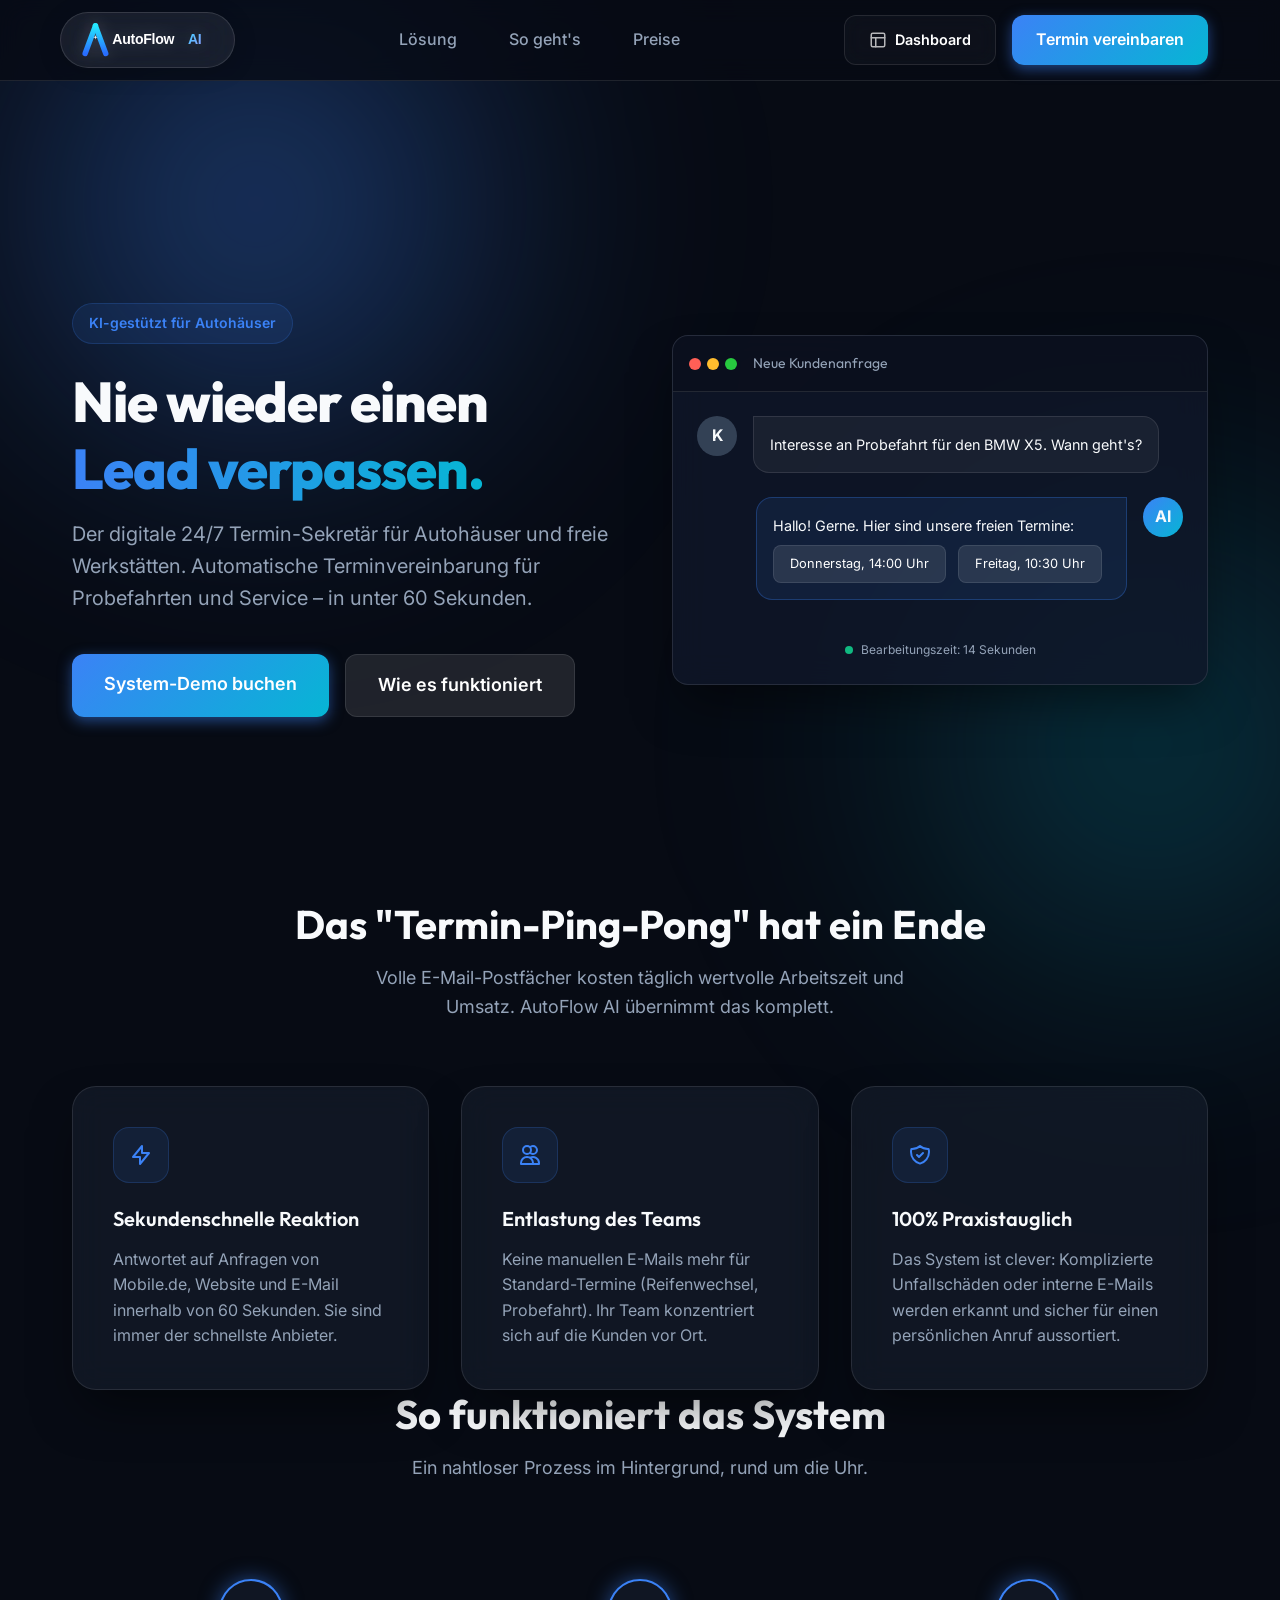
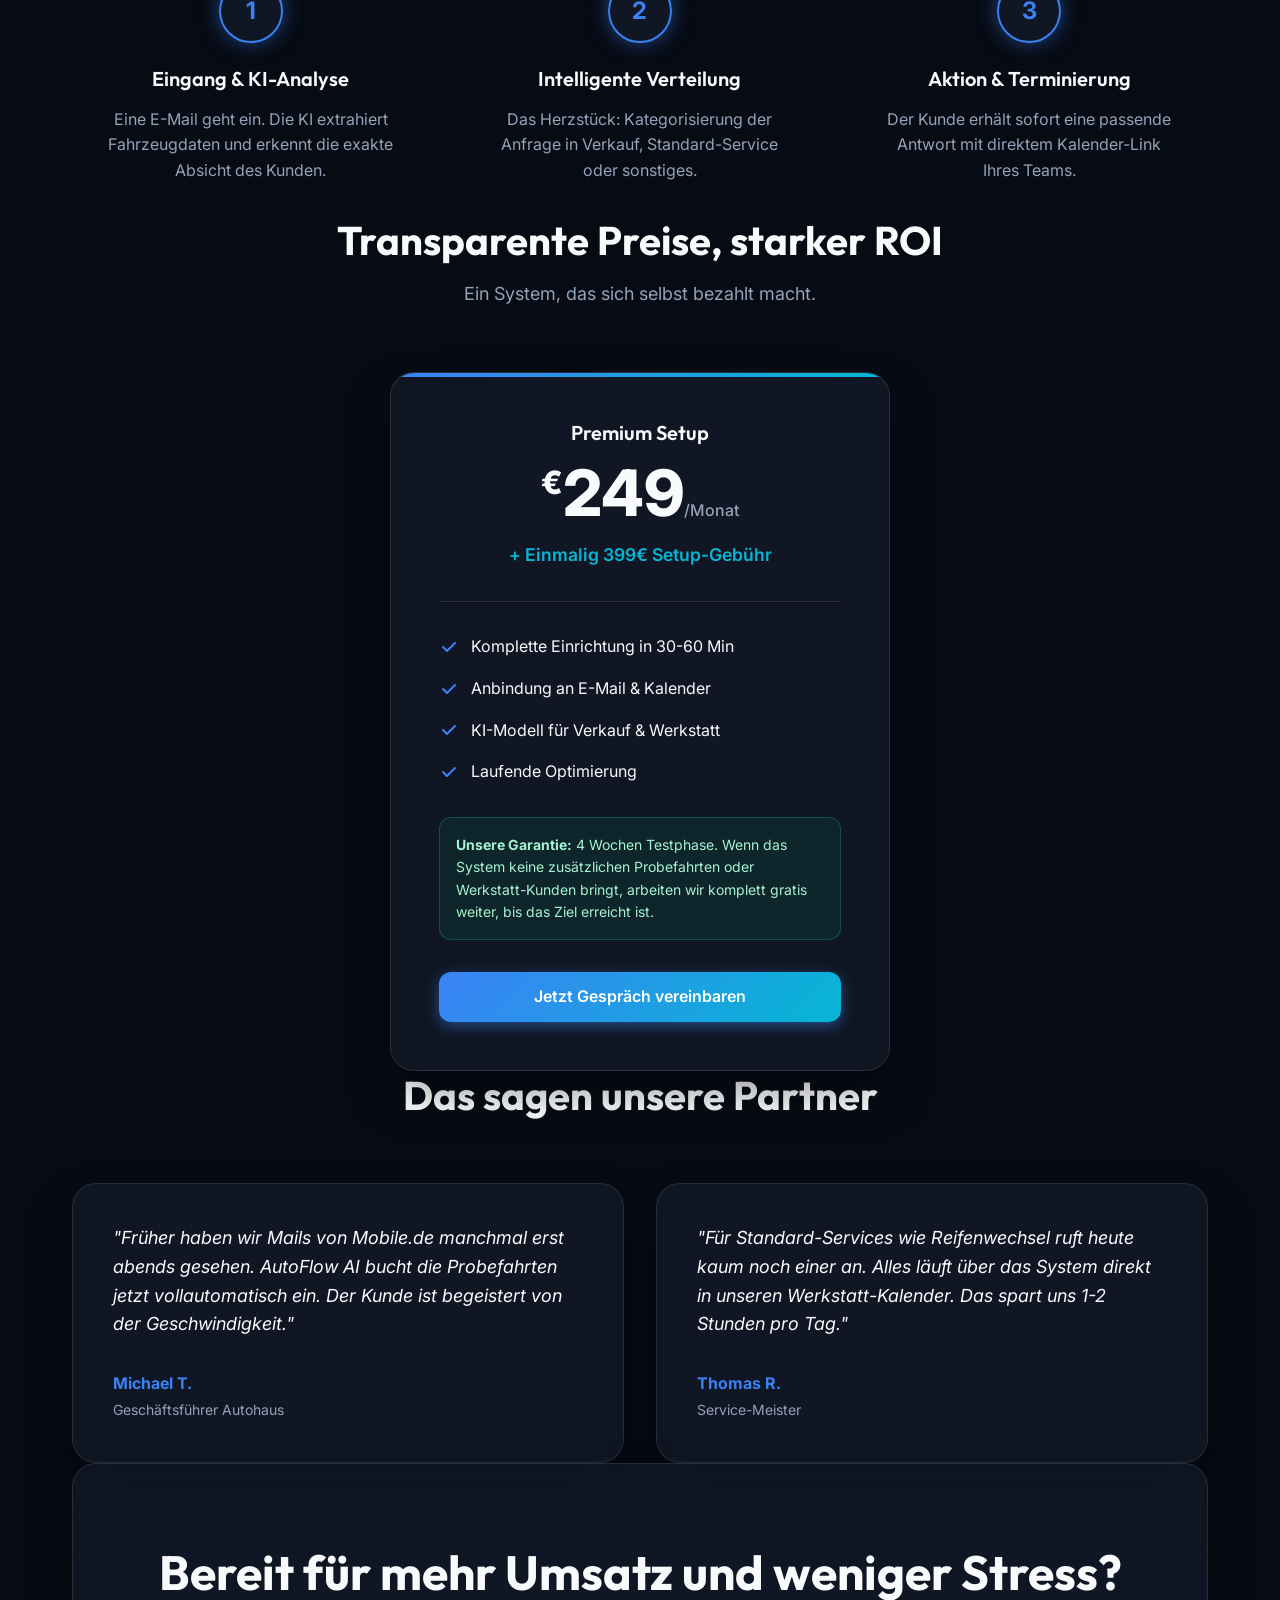
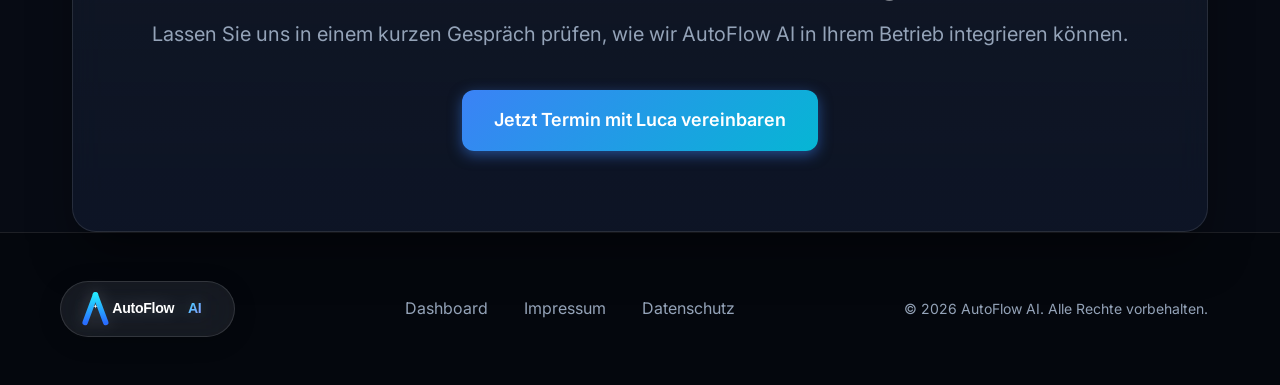
<file: index.html>
<!DOCTYPE html>
<html lang="de">
<head>
    <meta charset="UTF-8">
    <meta name="viewport" content="width=device-width, initial-scale=1.0">
    <title>AutoFlow AI</title>
    <meta name="description" content="AutoFlow AI ist die smarte Automatisierungslösung für Autohäuser und Meisterwerkstätten. Keine verlorenen Leads mehr durch intelligente E-Mail-Analysen.">
    <meta name="keywords" content="AutoFlow AI, KI Terminplaner Autohaus, Automatisierung Autohaus, Termin-Sekretär, Werkstatt Kalender Automatisierung, Lead Management Autohaus, Probefahrt automatische Buchung, KI Werkstatt Software, Autohaus Digitalisierung">
    
    <!-- Open Graph / Facebook -->
    <meta property="og:type" content="website">
    <meta property="og:url" content="https://autoflow-ai.de/">
    <meta property="og:title" content="AutoFlow AI">
    <meta property="og:description" content="AutoFlow AI ist die smarte Automatisierungslösung für Autohäuser und Meisterwerkstätten. Keine verlorenen Leads mehr durch intelligente E-Mail-Analysen.">
    <meta property="og:image" content="https://autoflow-ai.de/logo.png">

    <!-- Twitter -->
    <meta property="twitter:card" content="summary_large_image">
    <meta property="twitter:url" content="https://autoflow-ai.de/">
    <meta property="twitter:title" content="AutoFlow AI">
    <meta property="twitter:description" content="AutoFlow AI ist die smarte Automatisierungslösung für Autohäuser und Meisterwerkstätten. Keine verlorenen Leads mehr durch intelligente E-Mail-Analysen.">
    <meta property="twitter:image" content="https://autoflow-ai.de/logo.png">

    <!-- Favicon Configuration -->
    <link rel="icon" type="image/png" sizes="16x16" href="favicon-16x16.png">
    <link rel="icon" type="image/png" sizes="32x32" href="favicon-32x32.png">
    <link rel="icon" type="image/png" sizes="48x48" href="favicon-48x48.png">
    <link rel="shortcut icon" href="favicon.ico" type="image/x-icon">
    <link rel="apple-touch-icon" sizes="180x180" href="apple-touch-icon.png">
    <link rel="manifest" href="site.webmanifest">

    <link rel="preconnect" href="https://fonts.googleapis.com">
    <link rel="preconnect" href="https://fonts.gstatic.com" crossorigin>
    <link href="https://fonts.googleapis.com/css2?family=Inter:wght@300;400;500;600;700&family=Outfit:wght@400;600;800&display=swap" rel="stylesheet">
    <link rel="stylesheet" href="style.css">

    <!-- SEO & Google Search Optimization -->
    <link rel="canonical" href="https://autoflow-ai.de">
    <script type="application/ld+json">
    {
      "@context": "https://schema.org",
      "@type": "Organization",
      "name": "AutoFlow AI",
      "alternateName": "Auto Flow AI",
      "url": "https://autoflow-ai.de",
      "logo": "https://autoflow-ai.de/android-chrome-512x512.png",
      "description": "AutoFlow AI ist die smarte Automatisierungslösung für Autohäuser und Meisterwerkstätten. Der digitale 24/7 Termin-Sekretär für automatische Terminvereinbarung.",
      "contactPoint": {
        "@type": "ContactPoint",
        "telephone": "",
        "contactType": "customer service",
        "areaServed": "DE",
        "availableLanguage": "German"
      },
      "sameAs": [
        "https://www.linkedin.com/company/autoflow-ai"
      ]
    }
    </script>
</head>
<body>
    <div class="blob-bg"></div>
    <div class="blob-bg blob-2"></div>

    <header class="navbar">
        <div class="container nav-container">
            <a href="/" class="logo">
                <img src="logo.svg" alt="AutoFlow AI" class="logo-img logo-svg">
            </a>
            <nav class="nav-links">
                <a href="#loesung">Lösung</a>
                <a href="#funktion">So geht's</a>
                <a href="#preise">Preise</a>
            </nav>
            <div class="nav-right">
                <a href="https://dashboard.autoflow-ai.de" class="btn btn-dashboard">
                    <svg width="18" height="18" viewBox="0 0 24 24" fill="none" stroke="currentColor" stroke-width="2" stroke-linecap="round" stroke-linejoin="round"><rect x="3" y="3" width="18" height="18" rx="2" ry="2"></rect><line x1="3" y1="9" x2="21" y2="9"></line><line x1="9" y1="21" x2="9" y2="9"></line></svg>
                    Dashboard
                </a>
                <a href="https://calendar.app.google/Ag5k2eun6pRYk6rY8" target="_blank" class="btn btn-primary">Termin vereinbaren</a>
            </div>
        </div>
    </header>

    <main>
        <!-- Hero Section -->
        <section class="hero container">
            <div class="hero-content">
                <div class="badge">KI-gestützt für Autohäuser</div>
                <h1>Nie wieder einen <span class="text-gradient">Lead verpassen.</span></h1>
                <p>Der digitale 24/7 Termin-Sekretär für Autohäuser und freie Werkstätten. Automatische Terminvereinbarung für Probefahrten und Service – in unter 60 Sekunden.</p>
                <div class="hero-buttons">
                    <a href="https://calendar.app.google/Ag5k2eun6pRYk6rY8" target="_blank" class="btn btn-primary btn-large">System-Demo buchen</a>
                    <a href="#funktion" class="btn btn-secondary btn-large">Wie es funktioniert</a>
                </div>
            </div>
            <div class="hero-visual">
                <div class="glass-panel main-panel">
                    <div class="panel-header">
                        <div class="dots"><span></span><span></span><span></span></div>
                        <div class="title">Neue Kundenanfrage</div>
                    </div>
                    <div class="panel-body">
                        <div class="message incoming">
                            <div class="avatar">K</div>
                            <div class="text">Interesse an Probefahrt für den BMW X5. Wann geht's?</div>
                        </div>
                        <div class="message outgoing">
                            <div class="avatar ai">AI</div>
                            <div class="text">
                                Hallo! Gerne. Hier sind unsere freien Termine:<br>
                                <a href="#" class="inline-btn">Donnerstag, 14:00 Uhr</a>
                                <a href="#" class="inline-btn">Freitag, 10:30 Uhr</a>
                            </div>
                        </div>
                        <div class="status-indicator">
                            <span class="pulse"></span> Bearbeitungszeit: 14 Sekunden
                        </div>
                    </div>
                </div>
            </div>
        </section>

        <!-- Problem & Solution Section -->
        <section id="loesung" class="solution container">
            <div class="section-heading text-center">
                <h2>Das "Termin-Ping-Pong" hat ein Ende</h2>
                <p>Volle E-Mail-Postfächer kosten täglich wertvolle Arbeitszeit und Umsatz. AutoFlow AI übernimmt das komplett.</p>
            </div>
            
            <div class="grid features-grid">
                <div class="glass-card">
                    <div class="icon-wrapper">
                        <svg width="24" height="24" fill="none" stroke="currentColor" viewBox="0 0 24 24"><path stroke-linecap="round" stroke-linejoin="round" stroke-width="2" d="M13 10V3L4 14h7v7l9-11h-7z"></path></svg>
                    </div>
                    <h3>Sekundenschnelle Reaktion</h3>
                    <p>Antwortet auf Anfragen von Mobile.de, Website und E-Mail innerhalb von 60 Sekunden. Sie sind immer der schnellste Anbieter.</p>
                </div>
                <div class="glass-card">
                    <div class="icon-wrapper">
                        <svg width="24" height="24" fill="none" stroke="currentColor" viewBox="0 0 24 24"><path stroke-linecap="round" stroke-linejoin="round" stroke-width="2" d="M12 4.354a4 4 0 110 5.292M15 21H3v-1a6 6 0 0112 0v1zm0 0h6v-1a6 6 0 00-9-5.197M13 7a4 4 0 11-8 0 4 4 0 018 0z"></path></svg>
                    </div>
                    <h3>Entlastung des Teams</h3>
                    <p>Keine manuellen E-Mails mehr für Standard-Termine (Reifenwechsel, Probefahrt). Ihr Team konzentriert sich auf die Kunden vor Ort.</p>
                </div>
                <div class="glass-card">
                    <div class="icon-wrapper">
                        <svg width="24" height="24" fill="none" stroke="currentColor" viewBox="0 0 24 24"><path stroke-linecap="round" stroke-linejoin="round" stroke-width="2" d="M9 12l2 2 4-4m5.618-4.016A11.955 11.955 0 0112 2.944a11.955 11.955 0 01-8.618 3.04A12.02 12.02 0 003 9c0 5.591 3.824 10.29 9 11.622 5.176-1.332 9-6.03 9-11.622 0-1.042-.133-2.052-.382-3.016z"></path></svg>
                    </div>
                    <h3>100% Praxistauglich</h3>
                    <p>Das System ist clever: Komplizierte Unfallschäden oder interne E-Mails werden erkannt und sicher für einen persönlichen Anruf aussortiert.</p>
                </div>
            </div>
        </section>

        <!-- How it works -->
        <section id="funktion" class="how-it-works container">
            <div class="section-heading text-center">
                <h2>So funktioniert das System</h2>
                <p>Ein nahtloser Prozess im Hintergrund, rund um die Uhr.</p>
            </div>
            <div class="steps-container">
                <div class="step">
                    <div class="step-number">1</div>
                    <h3>Eingang & KI-Analyse</h3>
                    <p>Eine E-Mail geht ein. Die KI extrahiert Fahrzeugdaten und erkennt die exakte Absicht des Kunden.</p>
                </div>
                <div class="step">
                    <div class="step-number">2</div>
                    <h3>Intelligente Verteilung</h3>
                    <p>Das Herzstück: Kategorisierung der Anfrage in Verkauf, Standard-Service oder sonstiges.</p>
                </div>
                <div class="step">
                    <div class="step-number">3</div>
                    <h3>Aktion & Terminierung</h3>
                    <p>Der Kunde erhält sofort eine passende Antwort mit direktem Kalender-Link Ihres Teams.</p>
                </div>
            </div>
        </section>

        <!-- Pricing Section -->
        <section id="preise" class="pricing container">
            <div class="section-heading text-center">
                <h2>Transparente Preise, starker ROI</h2>
                <p>Ein System, das sich selbst bezahlt macht.</p>
            </div>
            
            <div class="pricing-card glass-card text-center">
                <div class="pricing-header">
                    <h3>Premium Setup</h3>
                    <div class="price"><span class="currency">€</span>249<span class="period">/Monat</span></div>
                    <div class="setup-fee">+ Einmalig 399€ Setup-Gebühr</div>
                </div>
                <ul class="pricing-features">
                    <li><svg width="20" height="20" fill="currentColor" viewBox="0 0 20 20"><path fill-rule="evenodd" d="M16.707 5.293a1 1 0 010 1.414l-8 8a1 1 0 01-1.414 0l-4-4a1 1 0 011.414-1.414L8 12.586l7.293-7.293a1 1 0 011.414 0z" clip-rule="evenodd"></path></svg> Komplette Einrichtung in 30-60 Min</li>
                    <li><svg width="20" height="20" fill="currentColor" viewBox="0 0 20 20"><path fill-rule="evenodd" d="M16.707 5.293a1 1 0 010 1.414l-8 8a1 1 0 01-1.414 0l-4-4a1 1 0 011.414-1.414L8 12.586l7.293-7.293a1 1 0 011.414 0z" clip-rule="evenodd"></path></svg> Anbindung an E-Mail & Kalender</li>
                    <li><svg width="20" height="20" fill="currentColor" viewBox="0 0 20 20"><path fill-rule="evenodd" d="M16.707 5.293a1 1 0 010 1.414l-8 8a1 1 0 01-1.414 0l-4-4a1 1 0 011.414-1.414L8 12.586l7.293-7.293a1 1 0 011.414 0z" clip-rule="evenodd"></path></svg> KI-Modell für Verkauf & Werkstatt</li>
                    <li><svg width="20" height="20" fill="currentColor" viewBox="0 0 20 20"><path fill-rule="evenodd" d="M16.707 5.293a1 1 0 010 1.414l-8 8a1 1 0 01-1.414 0l-4-4a1 1 0 011.414-1.414L8 12.586l7.293-7.293a1 1 0 011.414 0z" clip-rule="evenodd"></path></svg> Laufende Optimierung</li>
                </ul>
                <div class="guarantee-box">
                    <strong>Unsere Garantie:</strong> 4 Wochen Testphase. Wenn das System keine zusätzlichen Probefahrten oder Werkstatt-Kunden bringt, arbeiten wir komplett gratis weiter, bis das Ziel erreicht ist.
                </div>
                <a href="https://calendar.app.google/Ag5k2eun6pRYk6rY8" target="_blank" class="btn btn-primary btn-full">Jetzt Gespräch vereinbaren</a>
            </div>
        </section>

        <!-- Testimonials -->
        <section class="testimonials container">
            <div class="section-heading text-center">
                <h2>Das sagen unsere Partner</h2>
            </div>
            <div class="grid testimonial-grid">
                <div class="glass-card testimonial-card">
                    <p>"Früher haben wir Mails von Mobile.de manchmal erst abends gesehen. AutoFlow AI bucht die Probefahrten jetzt vollautomatisch ein. Der Kunde ist begeistert von der Geschwindigkeit."</p>
                    <div class="author">
                        <div class="author-info">
                            <strong>Michael T.</strong>
                            <span>Geschäftsführer Autohaus</span>
                        </div>
                    </div>
                </div>
                <div class="glass-card testimonial-card">
                    <p>"Für Standard-Services wie Reifenwechsel ruft heute kaum noch einer an. Alles läuft über das System direkt in unseren Werkstatt-Kalender. Das spart uns 1-2 Stunden pro Tag."</p>
                    <div class="author">
                        <div class="author-info">
                            <strong>Thomas R.</strong>
                            <span>Service-Meister</span>
                        </div>
                    </div>
                </div>
            </div>
        </section>

        <!-- CTA Section -->
        <section class="final-cta text-center container">
            <div class="glass-card cta-card">
                <h2>Bereit für mehr Umsatz und weniger Stress?</h2>
                <p>Lassen Sie uns in einem kurzen Gespräch prüfen, wie wir AutoFlow AI in Ihrem Betrieb integrieren können.</p>
                <a href="https://calendar.app.google/Ag5k2eun6pRYk6rY8" target="_blank" class="btn btn-primary btn-large cta-bounce">Jetzt Termin mit Luca vereinbaren</a>
            </div>
        </section>
    </main>

    <footer>
        <div class="container footer-content">
            <a href="/" class="logo">
                <img src="logo.svg" alt="AutoFlow AI" class="logo-img logo-svg">
            </a>
            <div class="footer-links">
                <a href="https://dashboard.autoflow-ai.de">Dashboard</a>
                <a href="impressum.html">Impressum</a>
                <a href="datenschutz.html">Datenschutz</a>
            </div>
            <p>&copy; 2026 AutoFlow AI. Alle Rechte vorbehalten.</p>
        </div>
    </footer>
</body>
</html>
</file>
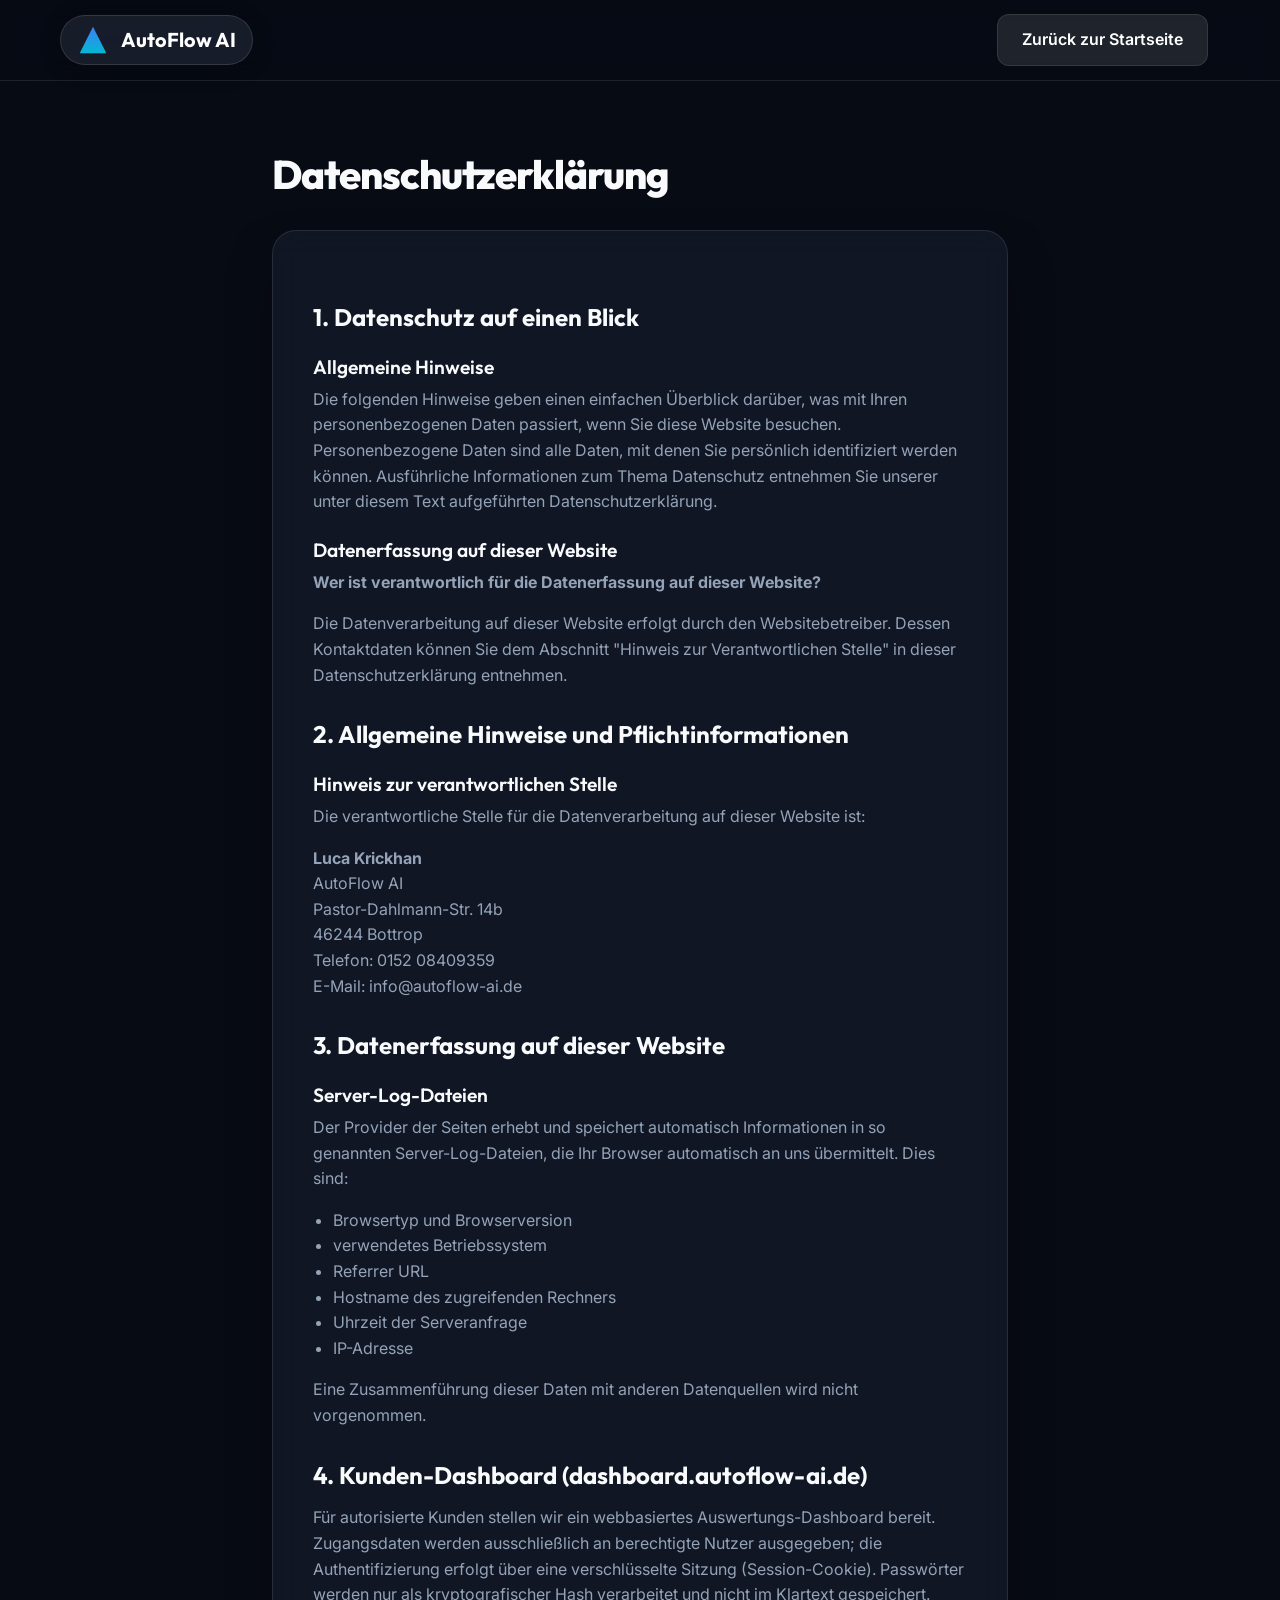
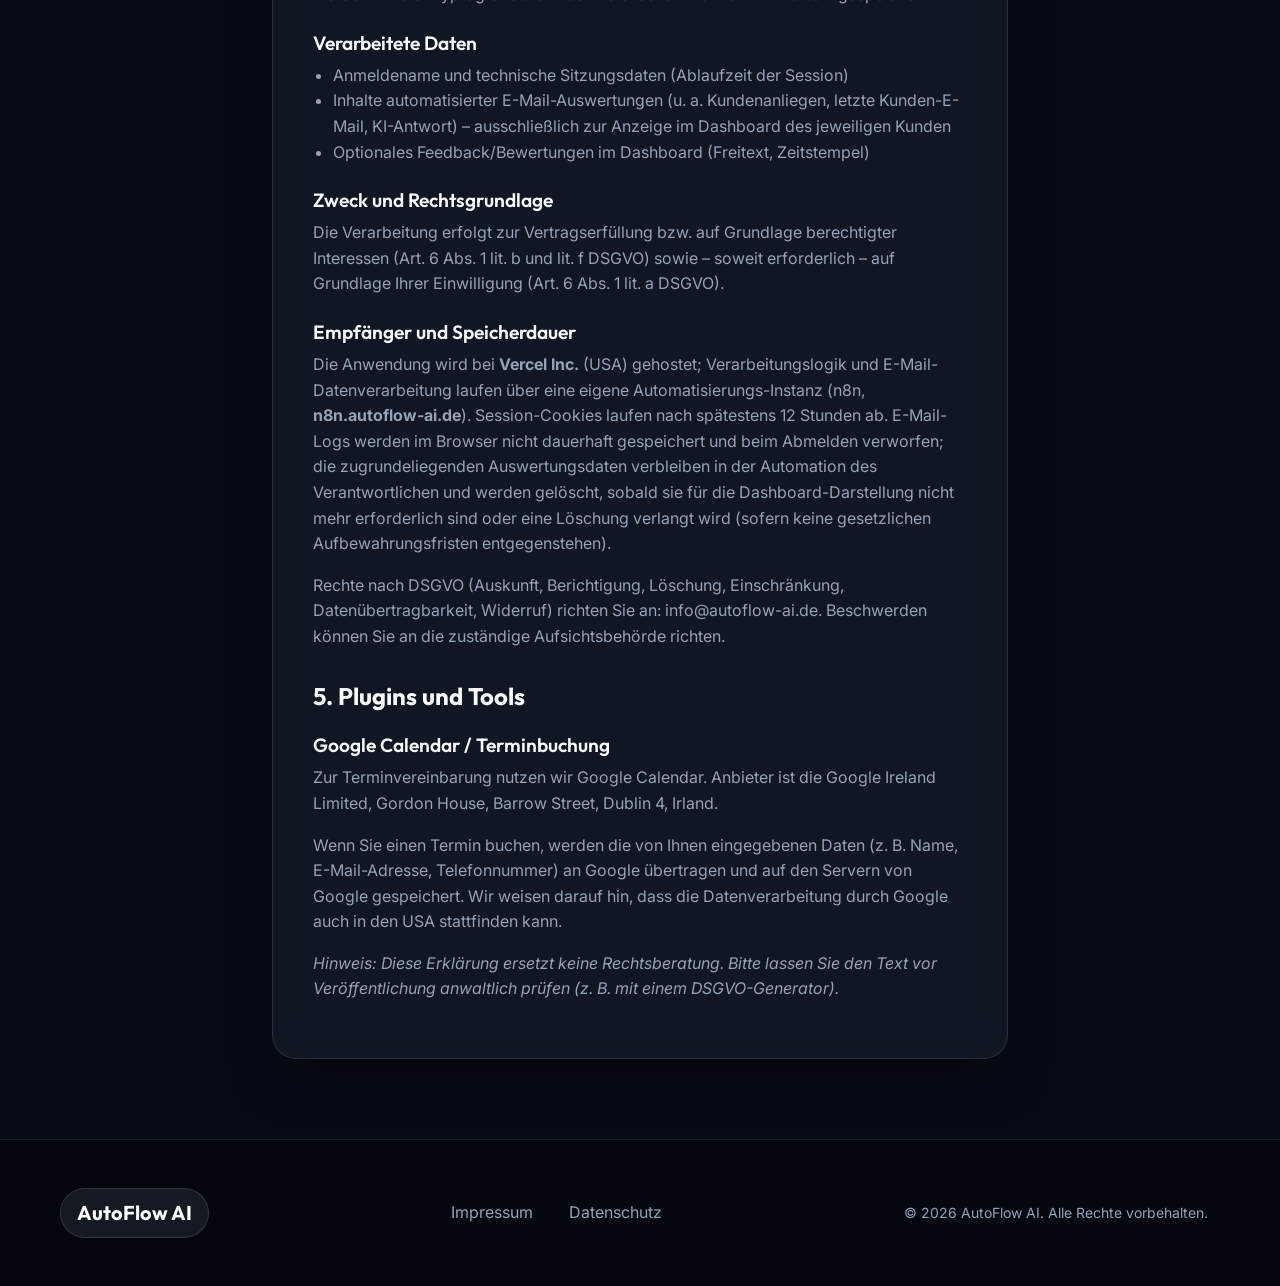
<file: datenschutz.html>
<!DOCTYPE html>
<html lang="de">
<head>
    <meta charset="UTF-8">
    <meta name="viewport" content="width=device-width, initial-scale=1.0">
    <title>Datenschutzerklärung | AutoFlow AI</title>
    <meta name="description" content="Datenschutzerklärung von AutoFlow AI – Ihre Daten bei der KI-gestützten Automatisierungslösung für Autohäuser und Werkstätten.">
    <meta name="keywords" content="AutoFlow AI, Datenschutz, Datenschutzerklärung, KI Autohaus, Automatisierung Werkstatt">

    <!-- Open Graph -->
    <meta property="og:type" content="website">
    <meta property="og:url" content="https://autoflow-ai.de/datenschutz.html">
    <meta property="og:title" content="Datenschutzerklärung | AutoFlow AI">
    <meta property="og:description" content="Datenschutzerklärung von AutoFlow AI – Ihre Daten bei der KI-gestützten Automatisierungslösung für Autohäuser und Werkstätten.">
    <meta property="og:image" content="https://autoflow-ai.de/logo.png">

    <!-- Favicon Configuration -->
    <link rel="icon" type="image/png" sizes="16x16" href="favicon-16x16.png">
    <link rel="icon" type="image/png" sizes="32x32" href="favicon-32x32.png">
    <link rel="icon" type="image/png" sizes="48x48" href="favicon-48x48.png">
    <link rel="shortcut icon" href="favicon.ico" type="image/x-icon">
    <link rel="apple-touch-icon" sizes="180x180" href="apple-touch-icon.png">
    <link rel="manifest" href="site.webmanifest">

    <link rel="preconnect" href="https://fonts.googleapis.com">
    <link rel="preconnect" href="https://fonts.gstatic.com" crossorigin>
    <link href="https://fonts.googleapis.com/css2?family=Inter:wght@300;400;500;600;700&family=Outfit:wght@400;600;800&display=swap" rel="stylesheet">
    <link rel="stylesheet" href="style.css">
    <style>
        .legal-content {
            padding-top: 150px;
            padding-bottom: 80px;
            max-width: 800px;
        }
        .legal-content h1 {
            font-size: 2.5rem;
            margin-bottom: 2rem;
        }
        .legal-content h2 {
            font-size: 1.5rem;
            margin-top: 2rem;
            margin-bottom: 1rem;
        }
        .legal-content h3 {
            font-size: 1.2rem;
            margin-top: 1.5rem;
            margin-bottom: 0.5rem;
        }
        .legal-content p, .legal-content ul {
            margin-bottom: 1rem;
            color: var(--text-muted);
        }
        .legal-content ul {
            padding-left: 20px;
        }
    </style>
</head>
<body>
    <header class="navbar">
        <div class="container nav-container">
            <div class="logo">
                <a href="index.html" style="text-decoration: none; color: inherit; display: flex; align-items: center; gap: 0.75rem;">
                    <svg width="32" height="32" viewBox="0 0 24 24" fill="none" xmlns="http://www.w3.org/2000/svg">
                        <path d="M12 2L2 22H22L12 2Z" fill="url(#paint0_linear)"/>
                        <defs>
                            <linearGradient id="paint0_linear" x1="12" y1="2" x2="12" y2="22" gradientUnits="userSpaceOnUse">
                                <stop stop-color="#3B82F6"/>
                                <stop offset="1" stop-color="#06B6D4"/>
                            </linearGradient>
                        </defs>
                    </svg>
                    <span>AutoFlow AI</span>
                </a>
            </div>
            <a href="index.html" class="btn btn-secondary">Zurück zur Startseite</a>
        </div>
    </header>

    <main class="container legal-content">
        <h1>Datenschutzerklärung</h1>

        <div class="glass-card">
            <h2>1. Datenschutz auf einen Blick</h2>
            <h3>Allgemeine Hinweise</h3>
            <p>Die folgenden Hinweise geben einen einfachen Überblick darüber, was mit Ihren personenbezogenen Daten passiert, wenn Sie diese Website besuchen. Personenbezogene Daten sind alle Daten, mit denen Sie persönlich identifiziert werden können. Ausführliche Informationen zum Thema Datenschutz entnehmen Sie unserer unter diesem Text aufgeführten Datenschutzerklärung.</p>
            
            <h3>Datenerfassung auf dieser Website</h3>
            <p><strong>Wer ist verantwortlich für die Datenerfassung auf dieser Website?</strong></p>
            <p>Die Datenverarbeitung auf dieser Website erfolgt durch den Websitebetreiber. Dessen Kontaktdaten können Sie dem Abschnitt "Hinweis zur Verantwortlichen Stelle" in dieser Datenschutzerklärung entnehmen.</p>

            <h2>2. Allgemeine Hinweise und Pflicht&shy;informationen</h2>
            <h3>Hinweis zur verantwortlichen Stelle</h3>
            <p>Die verantwortliche Stelle für die Datenverarbeitung auf dieser Website ist:</p>
            <p>
                <strong>Luca Krickhan</strong><br>
                AutoFlow AI<br>
                Pastor-Dahlmann-Str. 14b<br>
                46244 Bottrop<br>
                Telefon: 0152 08409359<br>
                E-Mail: info@autoflow-ai.de
            </p>

            <h2>3. Datenerfassung auf dieser Website</h2>
            <h3>Server-Log-Dateien</h3>
            <p>Der Provider der Seiten erhebt und speichert automatisch Informationen in so genannten Server-Log-Dateien, die Ihr Browser automatisch an uns übermittelt. Dies sind:</p>
            <ul>
                <li>Browsertyp und Browserversion</li>
                <li>verwendetes Betriebssystem</li>
                <li>Referrer URL</li>
                <li>Hostname des zugreifenden Rechners</li>
                <li>Uhrzeit der Serveranfrage</li>
                <li>IP-Adresse</li>
            </ul>
            <p>Eine Zusammenführung dieser Daten mit anderen Datenquellen wird nicht vorgenommen.</p>

            <h2>4. Kunden-Dashboard (dashboard.autoflow-ai.de)</h2>
            <p>
                Für autorisierte Kunden stellen wir ein webbasiertes Auswertungs-Dashboard bereit.
                Zugangsdaten werden ausschließlich an berechtigte Nutzer ausgegeben; die Authentifizierung
                erfolgt über eine verschlüsselte Sitzung (Session-Cookie). Passwörter werden nur als
                kryptografischer Hash verarbeitet und nicht im Klartext gespeichert.
            </p>
            <h3>Verarbeitete Daten</h3>
            <ul>
                <li>Anmeldename und technische Sitzungsdaten (Ablaufzeit der Session)</li>
                <li>Inhalte automatisierter E-Mail-Auswertungen (u. a. Kundenanliegen, letzte Kunden-E-Mail, KI-Antwort) – ausschließlich zur Anzeige im Dashboard des jeweiligen Kunden</li>
                <li>Optionales Feedback/Bewertungen im Dashboard (Freitext, Zeitstempel)</li>
            </ul>
            <h3>Zweck und Rechtsgrundlage</h3>
            <p>
                Die Verarbeitung erfolgt zur Vertragserfüllung bzw. auf Grundlage berechtigter Interessen
                (Art. 6 Abs. 1 lit. b und lit. f DSGVO) sowie – soweit erforderlich – auf Grundlage Ihrer
                Einwilligung (Art. 6 Abs. 1 lit. a DSGVO).
            </p>
            <h3>Empfänger und Speicherdauer</h3>
            <p>
                Die Anwendung wird bei <strong>Vercel Inc.</strong> (USA) gehostet; Verarbeitungslogik und
                E-Mail-Datenverarbeitung laufen über eine eigene Automatisierungs-Instanz
                (n8n, <strong>n8n.autoflow-ai.de</strong>). Session-Cookies laufen nach spätestens 12 Stunden ab.
                E-Mail-Logs werden im Browser nicht dauerhaft gespeichert und beim Abmelden verworfen;
                die zugrundeliegenden Auswertungsdaten verbleiben in der Automation des Verantwortlichen
                und werden gelöscht, sobald sie für die Dashboard-Darstellung nicht mehr erforderlich sind
                oder eine Löschung verlangt wird (sofern keine gesetzlichen Aufbewahrungsfristen entgegenstehen).
            </p>
            <p>
                Rechte nach DSGVO (Auskunft, Berichtigung, Löschung, Einschränkung, Datenübertragbarkeit,
                Widerruf) richten Sie an: info@autoflow-ai.de. Beschwerden können Sie an die zuständige
                Aufsichtsbehörde richten.
            </p>

            <h2>5. Plugins und Tools</h2>
            <h3>Google Calendar / Terminbuchung</h3>
            <p>Zur Terminvereinbarung nutzen wir Google Calendar. Anbieter ist die Google Ireland Limited, Gordon House, Barrow Street, Dublin 4, Irland.</p>
            <p>Wenn Sie einen Termin buchen, werden die von Ihnen eingegebenen Daten (z. B. Name, E-Mail-Adresse, Telefonnummer) an Google übertragen und auf den Servern von Google gespeichert. Wir weisen darauf hin, dass die Datenverarbeitung durch Google auch in den USA stattfinden kann.</p>

            <p><em>Hinweis: Diese Erklärung ersetzt keine Rechtsberatung. Bitte lassen Sie den Text vor Veröffentlichung anwaltlich prüfen (z.&nbsp;B. mit einem DSGVO-Generator).</em></p>
        </div>
    </main>

    <footer>
        <div class="container footer-content">
            <div class="logo">
                <span>AutoFlow AI</span>
            </div>
            <div class="footer-links">
                <a href="impressum.html">Impressum</a>
                <a href="datenschutz.html">Datenschutz</a>
            </div>
            <p>&copy; 2026 AutoFlow AI. Alle Rechte vorbehalten.</p>
        </div>
    </footer>
</body>
</html>
</file>
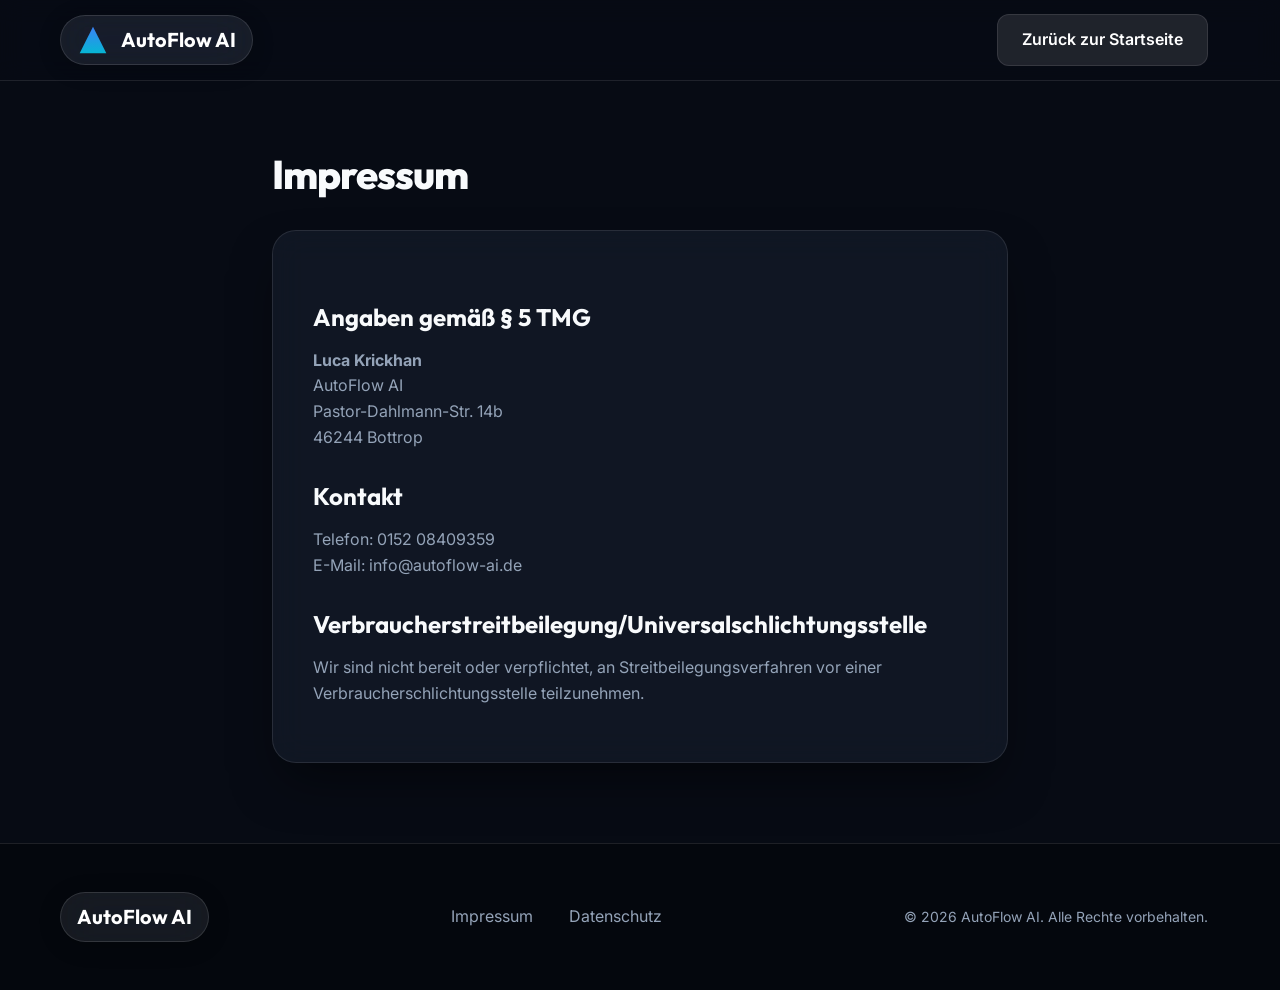
<file: impressum.html>
<!DOCTYPE html>
<html lang="de">
<head>
    <meta charset="UTF-8">
    <meta name="viewport" content="width=device-width, initial-scale=1.0">
    <title>Impressum | AutoFlow AI</title>
    <meta name="description" content="Impressum von AutoFlow AI – Anbieter der KI-gestützten Terminautomatisierung für Autohäuser und Werkstätten.">
    <meta name="keywords" content="AutoFlow AI, Impressum, KI Autohaus, Automatisierung Werkstatt">

    <!-- Open Graph -->
    <meta property="og:type" content="website">
    <meta property="og:url" content="https://autoflow-ai.de/impressum.html">
    <meta property="og:title" content="Impressum | AutoFlow AI">
    <meta property="og:description" content="Impressum von AutoFlow AI – Anbieter der KI-gestützten Terminautomatisierung für Autohäuser und Werkstätten.">
    <meta property="og:image" content="https://autoflow-ai.de/logo.png">

    <!-- Favicon Configuration -->
    <link rel="icon" type="image/png" sizes="16x16" href="favicon-16x16.png">
    <link rel="icon" type="image/png" sizes="32x32" href="favicon-32x32.png">
    <link rel="icon" type="image/png" sizes="48x48" href="favicon-48x48.png">
    <link rel="shortcut icon" href="favicon.ico" type="image/x-icon">
    <link rel="apple-touch-icon" sizes="180x180" href="apple-touch-icon.png">
    <link rel="manifest" href="site.webmanifest">

    <link rel="preconnect" href="https://fonts.googleapis.com">
    <link rel="preconnect" href="https://fonts.gstatic.com" crossorigin>
    <link href="https://fonts.googleapis.com/css2?family=Inter:wght@300;400;500;600;700&family=Outfit:wght@400;600;800&display=swap" rel="stylesheet">
    <link rel="stylesheet" href="style.css">
    <style>
        .legal-content {
            padding-top: 150px;
            padding-bottom: 80px;
            max-width: 800px;
        }
        .legal-content h1 {
            font-size: 2.5rem;
            margin-bottom: 2rem;
        }
        .legal-content h2 {
            font-size: 1.5rem;
            margin-top: 2rem;
            margin-bottom: 1rem;
        }
        .legal-content p {
            margin-bottom: 1rem;
            color: var(--text-muted);
        }
    </style>
</head>
<body>
    <header class="navbar">
        <div class="container nav-container">
            <div class="logo">
                <a href="index.html" style="text-decoration: none; color: inherit; display: flex; align-items: center; gap: 0.75rem;">
                    <svg width="32" height="32" viewBox="0 0 24 24" fill="none" xmlns="http://www.w3.org/2000/svg">
                        <path d="M12 2L2 22H22L12 2Z" fill="url(#paint0_linear)"/>
                        <defs>
                            <linearGradient id="paint0_linear" x1="12" y1="2" x2="12" y2="22" gradientUnits="userSpaceOnUse">
                                <stop stop-color="#3B82F6"/>
                                <stop offset="1" stop-color="#06B6D4"/>
                            </linearGradient>
                        </defs>
                    </svg>
                    <span>AutoFlow AI</span>
                </a>
            </div>
            <a href="index.html" class="btn btn-secondary">Zurück zur Startseite</a>
        </div>
    </header>

    <main class="container legal-content">
        <h1>Impressum</h1>

        <div class="glass-card">
            <h2>Angaben gemäß § 5 TMG</h2>
            <p>
                <strong>Luca Krickhan</strong><br>
                AutoFlow AI<br>
                Pastor-Dahlmann-Str. 14b<br>
                46244 Bottrop
            </p>

            <h2>Kontakt</h2>
            <p>
                Telefon: 0152 08409359<br>
                E-Mail: info@autoflow-ai.de
            </p>

            <h2>Verbraucher&shy;streit&shy;beilegung/Universal&shy;schlichtungs&shy;stelle</h2>
            <p>
                Wir sind nicht bereit oder verpflichtet, an Streitbeilegungsverfahren vor einer Verbraucherschlichtungsstelle teilzunehmen.
            </p>
        </div>
    </main>

    <footer>
        <div class="container footer-content">
            <div class="logo">
                <span>AutoFlow AI</span>
            </div>
            <div class="footer-links">
                <a href="impressum.html">Impressum</a>
                <a href="datenschutz.html">Datenschutz</a>
            </div>
            <p>&copy; 2026 AutoFlow AI. Alle Rechte vorbehalten.</p>
        </div>
    </footer>
</body>
</html>
</file>
<file: style.css>
:root {
    --bg-dark: #070B14;
    --bg-panel: rgba(15, 23, 42, 0.6);
    --bg-card: rgba(30, 41, 59, 0.4);
    
    --text-main: #F8FAFC;
    --text-muted: #94A3B8;
    
    --accent-primary: #3B82F6;
    --accent-secondary: #06B6D4;
    --accent-glow: rgba(59, 130, 246, 0.5);
    
    --border-color: rgba(255, 255, 255, 0.1);
    --border-highlight: rgba(255, 255, 255, 0.2);
    
    --font-sans: 'Inter', sans-serif;
    --font-heading: 'Outfit', sans-serif;
}

* {
    margin: 0;
    padding: 0;
    box-sizing: border-box;
}

body {
    font-family: var(--font-sans);
    background-color: var(--bg-dark);
    color: var(--text-main);
    line-height: 1.6;
    overflow-x: hidden;
    position: relative;
}

/* Background Blobs */
.blob-bg {
    position: fixed;
    top: -20%;
    left: -10%;
    width: 60vw;
    height: 60vw;
    border-radius: 50%;
    background: radial-gradient(circle, var(--accent-glow) 0%, transparent 60%);
    filter: blur(120px);
    z-index: -1;
    pointer-events: none;
}

.blob-2 {
    top: 40%;
    left: auto;
    right: -20%;
    background: radial-gradient(circle, rgba(6, 182, 212, 0.3) 0%, transparent 60%);
}

.container {
    max-width: 1200px;
    margin: 0 auto;
    padding: 0 2rem;
}

/* Typography */
h1, h2, h3 {
    font-family: var(--font-heading);
    line-height: 1.2;
    margin-bottom: 1rem;
}

h1 {
    font-size: 3.5rem;
    font-weight: 800;
    letter-spacing: -1px;
}

h2 {
    font-size: 2.5rem;
    font-weight: 700;
}

h3 {
    font-size: 1.25rem;
    font-weight: 600;
}

.text-gradient {
    background: linear-gradient(to right, var(--accent-primary), var(--accent-secondary));
    -webkit-background-clip: text;
    -webkit-text-fill-color: transparent;
    display: inline-block;
}

.text-center {
    text-align: center;
}

.section-heading {
    margin-bottom: 4rem;
}

.section-heading p {
    color: var(--text-muted);
    font-size: 1.125rem;
    max-width: 600px;
    margin: 0 auto;
}

/* Glassmorphism */
.glass-card, .glass-panel {
    background: var(--bg-card);
    backdrop-filter: blur(16px);
    -webkit-backdrop-filter: blur(16px);
    border: 1px solid var(--border-color);
    border-radius: 1.5rem;
    box-shadow: 0 25px 50px -12px rgba(0, 0, 0, 0.5);
    transition: transform 0.3s ease, border-color 0.3s ease;
}

.glass-card:hover {
    transform: translateY(-5px);
    border-color: var(--border-highlight);
}

/* Buttons */
.btn {
    display: inline-block;
    padding: 0.75rem 1.5rem;
    border-radius: 0.75rem;
    font-weight: 600;
    text-decoration: none;
    transition: all 0.3s ease;
    cursor: pointer;
    font-family: var(--font-sans);
    border: none;
}

.btn-primary {
    background: linear-gradient(135deg, var(--accent-primary), var(--accent-secondary));
    color: white;
    box-shadow: 0 4px 14px 0 var(--accent-glow);
}

.btn-primary:hover {
    box-shadow: 0 6px 20px rgba(6, 182, 212, 0.6);
    transform: translateY(-2px);
}

.btn-secondary {
    background: rgba(255, 255, 255, 0.1);
    color: white;
    border: 1px solid var(--border-color);
}

.btn-secondary:hover {
    background: rgba(255, 255, 255, 0.15);
    border-color: var(--border-highlight);
}

.btn-large {
    padding: 1rem 2rem;
    font-size: 1.125rem;
}

.btn-full {
    width: 100%;
    text-align: center;
}

.btn-dashboard {
    background: rgba(255, 255, 255, 0.03);
    backdrop-filter: blur(10px);
    -webkit-backdrop-filter: blur(10px);
    border: 1px solid rgba(255, 255, 255, 0.1);
    color: white;
    display: flex;
    align-items: center;
    gap: 8px;
    font-size: 0.9rem;
}

.btn-dashboard:hover {
    background: rgba(255, 255, 255, 0.08);
    border-color: rgba(255, 255, 255, 0.2);
    transform: translateY(-2px);
}

.btn-dashboard svg {
    opacity: 0.7;
}

/* Navbar */
.navbar {
    position: fixed;
    top: 0;
    width: 100%;
    z-index: 100;
    background: rgba(7, 11, 20, 0.8);
    backdrop-filter: blur(12px);
    border-bottom: 1px solid var(--border-color);
}

.nav-container {
    display: flex;
    justify-content: space-between;
    align-items: center;
    height: 80px;
}

.nav-right {
    display: flex;
    align-items: center;
    gap: 1rem;
}

.logo {
    display: flex;
    align-items: center;
    gap: 12px;
    font-family: var(--font-heading);
    font-size: 1.25rem;
    font-weight: 700;
    color: #fff;
    padding: 8px 16px;
    margin-left: -12px;
    border-radius: 100px;
    background: rgba(255, 255, 255, 0.08);
    backdrop-filter: blur(20px) saturate(180%);
    -webkit-backdrop-filter: blur(20px) saturate(180%);
    border: 1px solid rgba(255, 255, 255, 0.12);
    box-shadow: 0 4px 24px -1px rgba(0, 0, 0, 0.2);
    transition: all 0.4s cubic-bezier(0.4, 0, 0.2, 1);
    text-decoration: none;
}

.logo:hover {
    background: rgba(255, 255, 255, 0.12);
    border-color: rgba(255, 255, 255, 0.2);
    transform: translateY(-2px);
    box-shadow: 0 12px 32px -4px rgba(0, 0, 0, 0.3);
}

.logo-img {
    height: 32px;
    width: auto;
    filter: brightness(1.1) drop-shadow(0 0 8px rgba(255, 255, 255, 0.2));
    background: transparent;
    padding: 0;
    border-radius: 0;
    box-shadow: none;
    transition: all 0.4s cubic-bezier(0.4, 0, 0.2, 1);
}

/* SVG wordmark logo — needs more height since it includes the full text */
.logo-svg {
    height: 38px;
    width: auto;
}

.logo:hover .logo-img {
    transform: scale(1.05);
    filter: brightness(1.2) drop-shadow(0 0 14px rgba(56, 189, 248, 0.5));
    box-shadow: none;
}

.nav-links a {
    color: var(--text-muted);
    text-decoration: none;
    margin: 0 1.5rem;
    font-weight: 500;
    transition: color 0.2s;
}

.nav-links a:hover {
    color: var(--text-main);
}

/* Sections */
section {
    padding: 6rem 0;
}

/* Hero Section */
.hero {
    display: grid;
    grid-template-columns: 1fr 1fr;
    gap: 4rem;
    align-items: center;
    min-height: 100vh;
    padding-top: 120px;
}

.badge {
    display: inline-block;
    padding: 0.5rem 1rem;
    background: rgba(59, 130, 246, 0.1);
    color: var(--accent-primary);
    border: 1px solid rgba(59, 130, 246, 0.2);
    border-radius: 2rem;
    font-size: 0.875rem;
    font-weight: 600;
    margin-bottom: 1.5rem;
}

.hero p {
    color: var(--text-muted);
    font-size: 1.25rem;
    margin-bottom: 2.5rem;
}

.hero-buttons {
    display: flex;
    gap: 1rem;
}

/* Hero Mockup Panel */
.main-panel {
    border-radius: 1rem;
    overflow: hidden;
    background: rgba(15, 23, 42, 0.8);
}

.panel-header {
    background: rgba(0, 0, 0, 0.2);
    padding: 1rem;
    display: flex;
    align-items: center;
    border-bottom: 1px solid var(--border-color);
}

.dots {
    display: flex;
    gap: 6px;
}

.dots span {
    width: 12px;
    height: 12px;
    border-radius: 50%;
    background: #ff5f56;
}
.dots span:nth-child(2) { background: #ffbd2e; }
.dots span:nth-child(3) { background: #27c93f; }

.panel-header .title {
    margin-left: 1rem;
    font-size: 0.875rem;
    color: var(--text-muted);
    font-family: var(--font-heading);
}

.panel-body {
    padding: 1.5rem;
    display: flex;
    flex-direction: column;
    gap: 1.5rem;
}

.message {
    display: flex;
    gap: 1rem;
}

.message .avatar {
    width: 40px;
    height: 40px;
    border-radius: 50%;
    background: #334155;
    display: flex;
    align-items: center;
    justify-content: center;
    font-weight: bold;
    flex-shrink: 0;
}

.message .avatar.ai {
    background: linear-gradient(135deg, var(--accent-primary), var(--accent-secondary));
}

.message .text {
    background: rgba(255, 255, 255, 0.05);
    padding: 1rem;
    border-radius: 0 1rem 1rem 1rem;
    font-size: 0.9rem;
    border: 1px solid var(--border-color);
}

.message.outgoing {
    flex-direction: row-reverse;
}

.message.outgoing .text {
    border-radius: 1rem 0 1rem 1rem;
    background: rgba(59, 130, 246, 0.1);
    border-color: rgba(59, 130, 246, 0.3);
}

.inline-btn {
    display: inline-block;
    padding: 0.5rem 1rem;
    background: rgba(255,255,255,0.1);
    border-radius: 0.5rem;
    text-decoration: none;
    color: white;
    margin-top: 0.5rem;
    margin-right: 0.5rem;
    font-size: 0.8rem;
    border: 1px solid var(--border-color);
}

.inline-btn:hover {
    background: var(--accent-primary);
    border-color: var(--accent-primary);
}

.status-indicator {
    display: flex;
    align-items: center;
    gap: 0.5rem;
    font-size: 0.75rem;
    color: var(--text-muted);
    align-self: center;
    margin-top: 1rem;
}

.pulse {
    width: 8px;
    height: 8px;
    background: #10B981;
    border-radius: 50%;
    box-shadow: 0 0 0 0 rgba(16, 185, 129, 0.7);
    animation: pulse 2s infinite;
}

@keyframes pulse {
    0% { box-shadow: 0 0 0 0 rgba(16, 185, 129, 0.7); }
    70% { box-shadow: 0 0 0 10px rgba(16, 185, 129, 0); }
    100% { box-shadow: 0 0 0 0 rgba(16, 185, 129, 0); }
}

/* Grid Layouts */
.grid {
    display: grid;
    gap: 2rem;
}

.features-grid {
    grid-template-columns: repeat(3, 1fr);
}

.glass-card {
    padding: 2.5rem;
}

.icon-wrapper {
    width: 56px;
    height: 56px;
    background: rgba(59, 130, 246, 0.1);
    border-radius: 1rem;
    display: flex;
    align-items: center;
    justify-content: center;
    color: var(--accent-primary);
    margin-bottom: 1.5rem;
    border: 1px solid rgba(59, 130, 246, 0.2);
}

.glass-card p {
    color: var(--text-muted);
}

/* How it works */
.steps-container {
    display: grid;
    grid-template-columns: repeat(3, 1fr);
    gap: 2rem;
    position: relative;
}

.step {
    text-align: center;
    position: relative;
    padding: 2rem;
}

.step-number {
    width: 64px;
    height: 64px;
    background: var(--bg-card);
    border: 2px solid var(--accent-primary);
    border-radius: 50%;
    display: flex;
    align-items: center;
    justify-content: center;
    font-size: 1.5rem;
    font-weight: 700;
    margin: 0 auto 1.5rem;
    color: var(--accent-primary);
    box-shadow: 0 0 20px var(--accent-glow);
}

.step p {
    color: var(--text-muted);
}

/* Pricing */
.pricing-card {
    max-width: 500px;
    margin: 0 auto;
    padding: 3rem;
    position: relative;
    overflow: hidden;
}

.pricing-card::before {
    content: '';
    position: absolute;
    top: 0;
    left: 0;
    right: 0;
    height: 4px;
    background: linear-gradient(to right, var(--accent-primary), var(--accent-secondary));
}

.pricing-header {
    margin-bottom: 2rem;
    padding-bottom: 2rem;
    border-bottom: 1px solid var(--border-color);
}

.pricing-header .price {
    font-size: 4rem;
    font-weight: 800;
    color: var(--text-main);
    line-height: 1;
    margin: 1rem 0;
}

.price .currency {
    font-size: 2rem;
    vertical-align: super;
}

.price .period {
    font-size: 1rem;
    color: var(--text-muted);
    font-weight: 500;
}

.setup-fee {
    color: var(--accent-secondary);
    font-weight: 600;
    font-size: 1.1rem;
}

.pricing-features {
    list-style: none;
    text-align: left;
    margin-bottom: 2rem;
}

.pricing-features li {
    display: flex;
    align-items: center;
    gap: 0.75rem;
    margin-bottom: 1rem;
    color: var(--text-main);
}

.pricing-features svg {
    color: var(--accent-primary);
    flex-shrink: 0;
}

.guarantee-box {
    background: rgba(16, 185, 129, 0.1);
    border: 1px solid rgba(16, 185, 129, 0.3);
    padding: 1rem;
    border-radius: 0.75rem;
    font-size: 0.875rem;
    color: #A7F3D0;
    margin-bottom: 2rem;
    text-align: left;
}

/* Testimonials */
.testimonial-grid {
    grid-template-columns: repeat(2, 1fr);
}

.testimonial-card p {
    font-size: 1.125rem;
    font-style: italic;
    margin-bottom: 2rem;
    color: var(--text-main);
}

.author {
    display: flex;
    align-items: center;
    gap: 1rem;
}

.author-info strong {
    display: block;
    color: var(--accent-primary);
}

.author-info span {
    font-size: 0.875rem;
    color: var(--text-muted);
}

/* CTA */
.cta-card {
    padding: 5rem 2rem;
    background: linear-gradient(180deg, var(--bg-card) 0%, rgba(15, 23, 42, 0.8) 100%);
}

.cta-card h2 {
    font-size: 3rem;
}

.cta-card p {
    font-size: 1.25rem;
    color: var(--text-muted);
    margin-bottom: 2.5rem;
}

.cta-bounce {
    animation: bounce 2s infinite;
}

@keyframes bounce {
    0%, 20%, 50%, 80%, 100% { transform: translateY(0); }
    40% { transform: translateY(-10px); }
    60% { transform: translateY(-5px); }
}

/* Footer */
footer {
    border-top: 1px solid var(--border-color);
    padding: 3rem 0;
    background: #04070D;
}

.footer-content {
    display: flex;
    justify-content: space-between;
    align-items: center;
}

.footer-links a {
    color: var(--text-muted);
    text-decoration: none;
    margin: 0 1rem;
}

.footer-links a:hover {
    color: var(--text-main);
}

footer p {
    color: var(--text-muted);
    font-size: 0.875rem;
}

/* Responsive */
@media (max-width: 992px) {
    .hero {
        grid-template-columns: 1fr;
        text-align: center;
    }
    
    .hero-content {
        order: 1;
    }
    
    .hero-visual {
        order: 2;
    }
    
    .hero-buttons {
        justify-content: center;
    }
    
    .badge {
        margin: 0 auto 1.5rem;
    }
    
    h1 {
        font-size: 3rem;
    }
    
    .features-grid, .testimonial-grid {
        grid-template-columns: 1fr;
    }
    
    .steps-container {
        grid-template-columns: 1fr;
    }
    
    .step::after {
        display: none;
    }
}

@media (max-width: 768px) {
    .nav-links {
        display: none;
    }
    
    h1 {
        font-size: 2.5rem;
    }
    
    h2 {
        font-size: 2rem;
    }
    
    .footer-content {
        flex-direction: column;
        gap: 1.5rem;
        text-align: center;
    }
}
</file>
